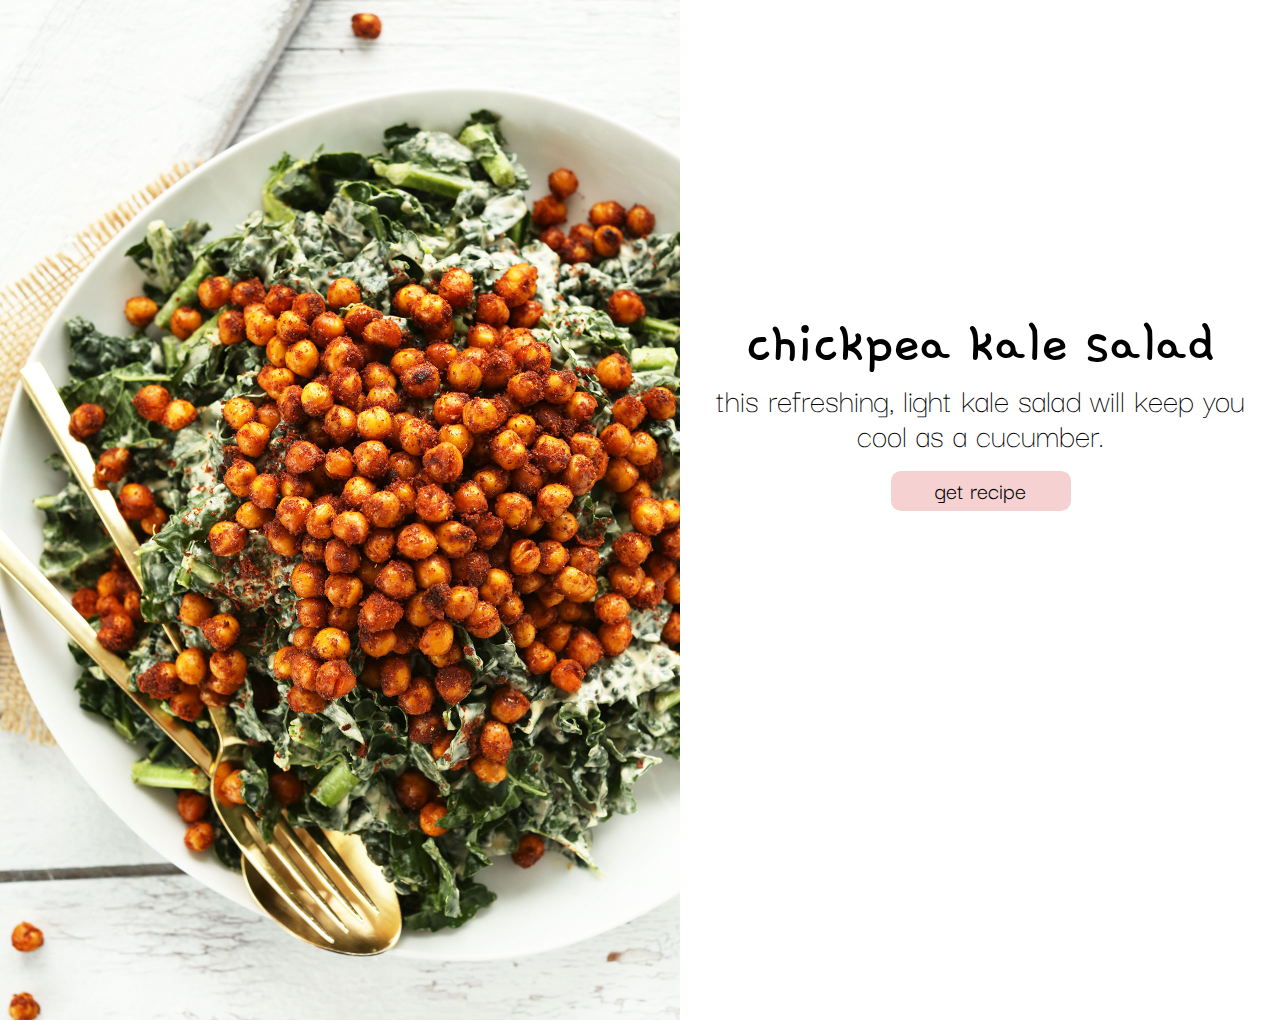
<file: result1.html>
<html>
    <head>
        <title>your dinner recommendation</title>
        <link href="https://fonts.googleapis.com/css2?family=Darker+Grotesque:wght@300;400;500;600&family=Gamja+Flower&display=swap" rel="stylesheet">
        <link rel="stylesheet" type="text/css" href="assets/css/results.css"/>
    </head>
    <body>
        <div id="full-display">
            <div class="food-pic"><img src="assets/img/salad.png" alt="" id="salad"></div>
            <div class="text-display">
                <div class="food-name">chickpea kale salad</div>
                <div class="subtitle">this refreshing, light kale salad will keep you cool as a cucumber.</div>
                <div id="ext-link">
                    <a href="https://minimalistbaker.com/garlicky-kale-salad-with-crispy-chickpeas/">
                        <button class="link-button1">get recipe</button>
                    </a>
    
                </div>
            </div>
        </div>
    </body>


</html>
</file>
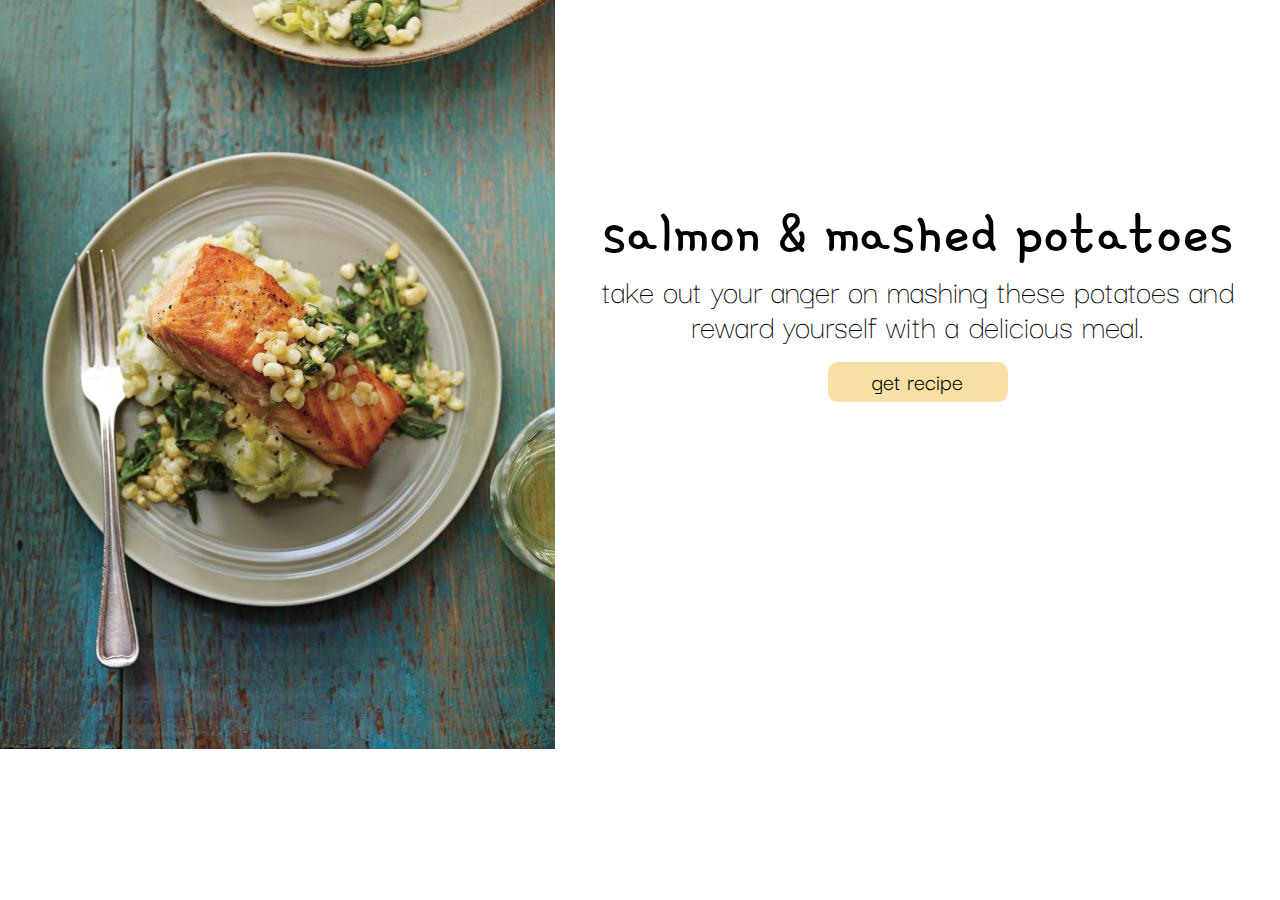
<file: result2.html>
<html>
    <head>
        <title>your dinner recommendation</title>
        <link href="https://fonts.googleapis.com/css2?family=Darker+Grotesque:wght@300;400;500;600&family=Gamja+Flower&display=swap" rel="stylesheet">
        <link rel="stylesheet" type="text/css" href="assets/css/results.css"/>
    </head>
    <body>
        <div id="full-display">
            <div class="food-pic"><img src="assets/img/salmon.png" alt="" ></div>
            <div class="text-display">
                <div class="food-name">salmon & mashed potatoes</div>
                <div class="subtitle">take out your anger on mashing these potatoes and reward yourself with a delicious meal.</div>
                <div id="ext-link">
                    <a href="https://www.ricardocuisine.com/en/recipes/6501-seared-salmon-with-mashed-potatoes-and-leeks">
                        <button class="link-button2">get recipe</button>
                    </a>
                </div>
            </div>
        </div>
    </body>


</html>
</file>
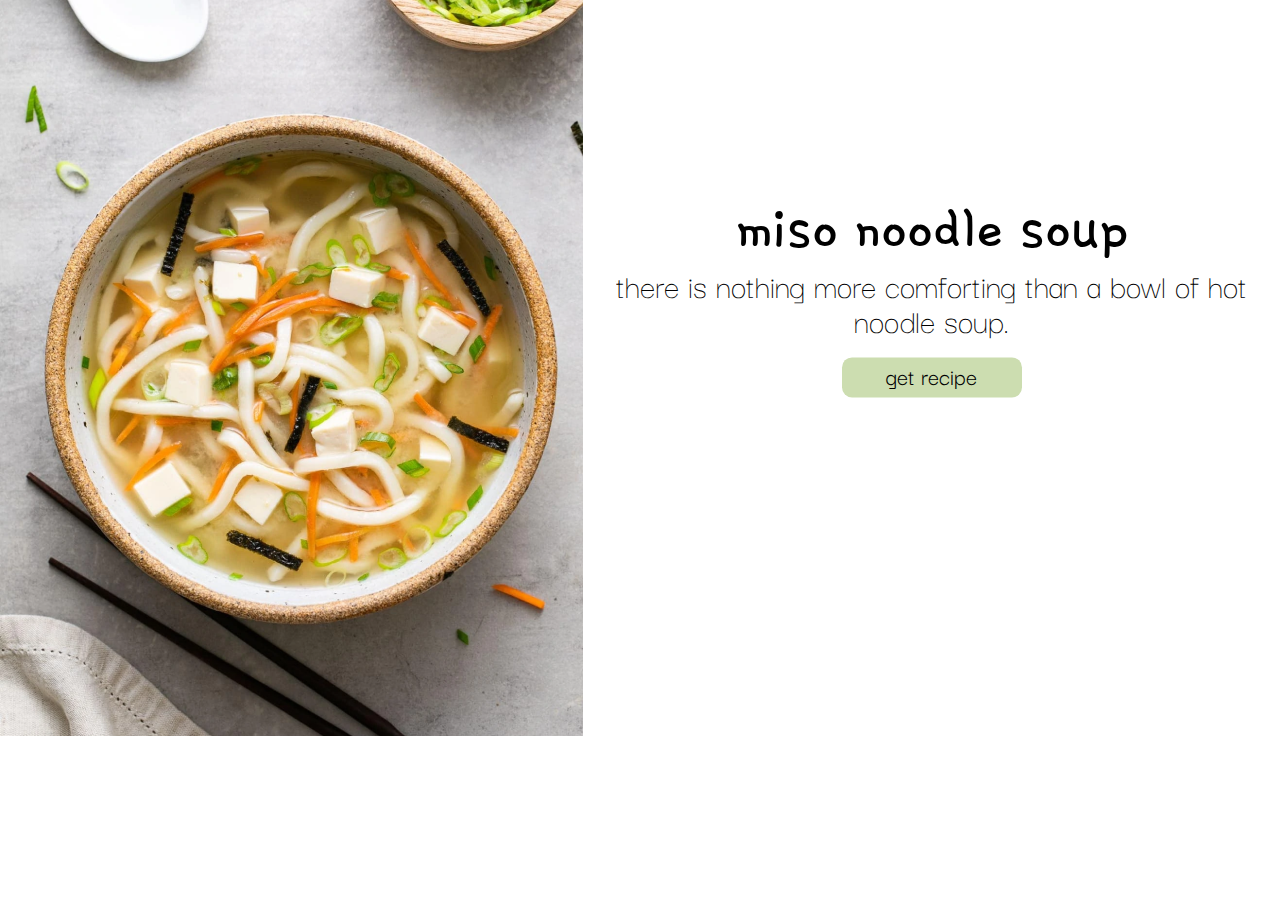
<file: result3.html>
<html>
    <head>
        <title>your dinner recommendation</title>
        <link href="https://fonts.googleapis.com/css2?family=Darker+Grotesque:wght@300;400;500;600&family=Gamja+Flower&display=swap" rel="stylesheet">
        <link rel="stylesheet" type="text/css" href="assets/css/results.css"/>
    </head>
    <body>
        <div id="full-display">
            <div class="food-pic"><img src="assets/img/soup.png" alt="" ></div>
            <div class="text-display">
                <div class="food-name">miso noodle soup</div>
                <div class="subtitle">there is nothing more comforting than a bowl of hot noodle soup.</div>
                <div id="ext-link">
                    <a href="https://simple-veganista.com/tofu-miso-noodle-soup/">
                        <button class="link-button3">get recipe</button>
                    </a>
                </div>
            </div>
        </div>
    </body>


</html>
</file>
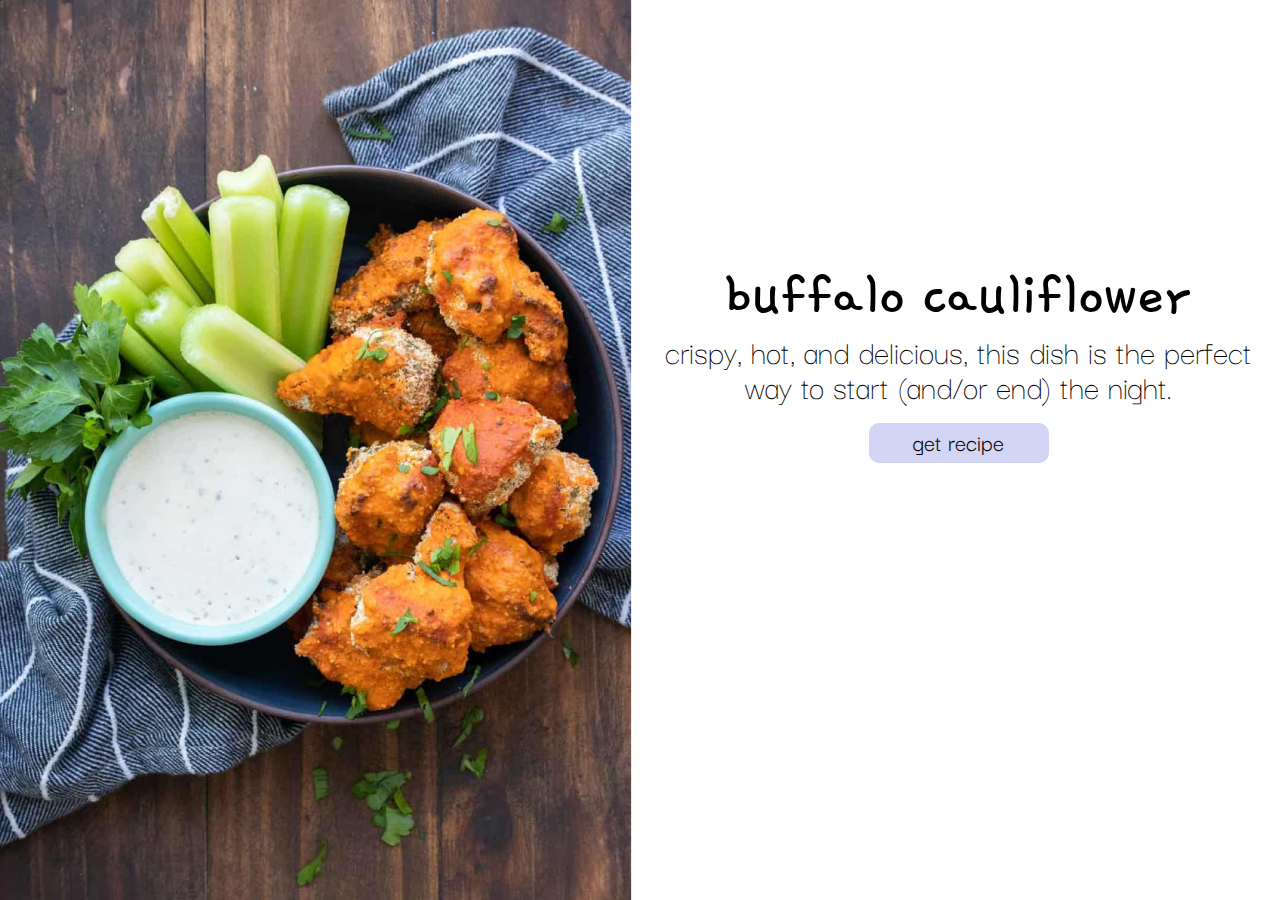
<file: result4.html>
<html>
    <head>
        <title>your dinner recommendation</title>
        <link href="https://fonts.googleapis.com/css2?family=Darker+Grotesque:wght@300;400;500;600&family=Gamja+Flower&display=swap" rel="stylesheet">
        <link rel="stylesheet" type="text/css" href="assets/css/results.css"/>
    </head>
    <body>
        <div id="full-display">
            <div class="food-pic"><img src="assets/img/buffalocauli.png" alt="" ></div>
            <div class="text-display">
                <div class="food-name">buffalo cauliflower</div>
                <div class="subtitle">crispy, hot, and delicious, this dish is the perfect way to start (and/or end) the night.</div>
                <div id="ext-link">
                    <a href="https://tasty.co/recipe/buffalo-cauliflower">
                        <button class="link-button4">get recipe</button>
                    </a>
                </div>
            </div>
        </div>
    </body>


</html>
</file>
<file: assets/css/results.css>
body{
    margin:0;
}

#full-display{
    display: flex;
    flex-direction: row;
}

.text-display{
    display: flex;
    flex-direction: column;
    justify-content: center;
    text-align: center;
    transform: translate(0, -10%);
    margin: 10px;
}
.food-pic{
    position: relative;

}

.food-name{
    font-family: "Gamja Flower";
    font-size: 65px;
}
.subtitle{
    font-family: "Darker Grotesque";
    font-size: 35px;
    font-weight: 300;
    line-height: 100%;
    margin-bottom: 10px;
}

/*#ext-link{
    display: flex;
    flex-direction: column;
    transform: translate(35%, 30%);
}*/

.link-button1{
    font-family: "Darker Grotesque";
    font-size: 25px;
    text-align: center;
    padding-bottom: 5px;
    width: 180px;
    height: 40px;
    margin: 10px;
    background-color: #F5D1D1;
    border-radius: 10px;
    border-width: 0px;
}

.link-button1:hover, .link-button1:active{
    background-color: pink;
    font-weight: 600;
}

.link-button2{
    font-family: "Darker Grotesque";
    font-size: 25px;
    text-align: center;
    padding-bottom: 5px;
    width: 180px;
    height: 40px;
    margin: 10px;
    background-color: #F8E0A4;
    border-radius: 10px;
    border-width: 0px;
}

.link-button2:hover, .link-button2:active{
    background-color: #ffd466;
    font-weight: 600;
}


.link-button3{
    font-family: "Darker Grotesque";
    font-size: 25px;
    text-align: center;
    padding-bottom: 5px;
    width: 180px;
    height: 40px;
    margin: 10px;
    background-color: #CCDDB0;
    border-radius: 10px;
    border-width: 0px;
}

.link-button3:hover, .link-button3:active{
    background-color: #afc985;
    font-weight: 600;
}


.link-button4{
    font-family: "Darker Grotesque";
    font-size: 25px;
    text-align: center;
    padding-bottom: 5px;
    width: 180px;
    height: 40px;
    margin: 10px;
    background-color: #D2D5F3;
    border-radius: 10px;
    border-width: 0px;
}

.link-button4:hover, .link-button4:active{
    background-color: #adb2f0;
    font-weight: 600;
}
</file>
